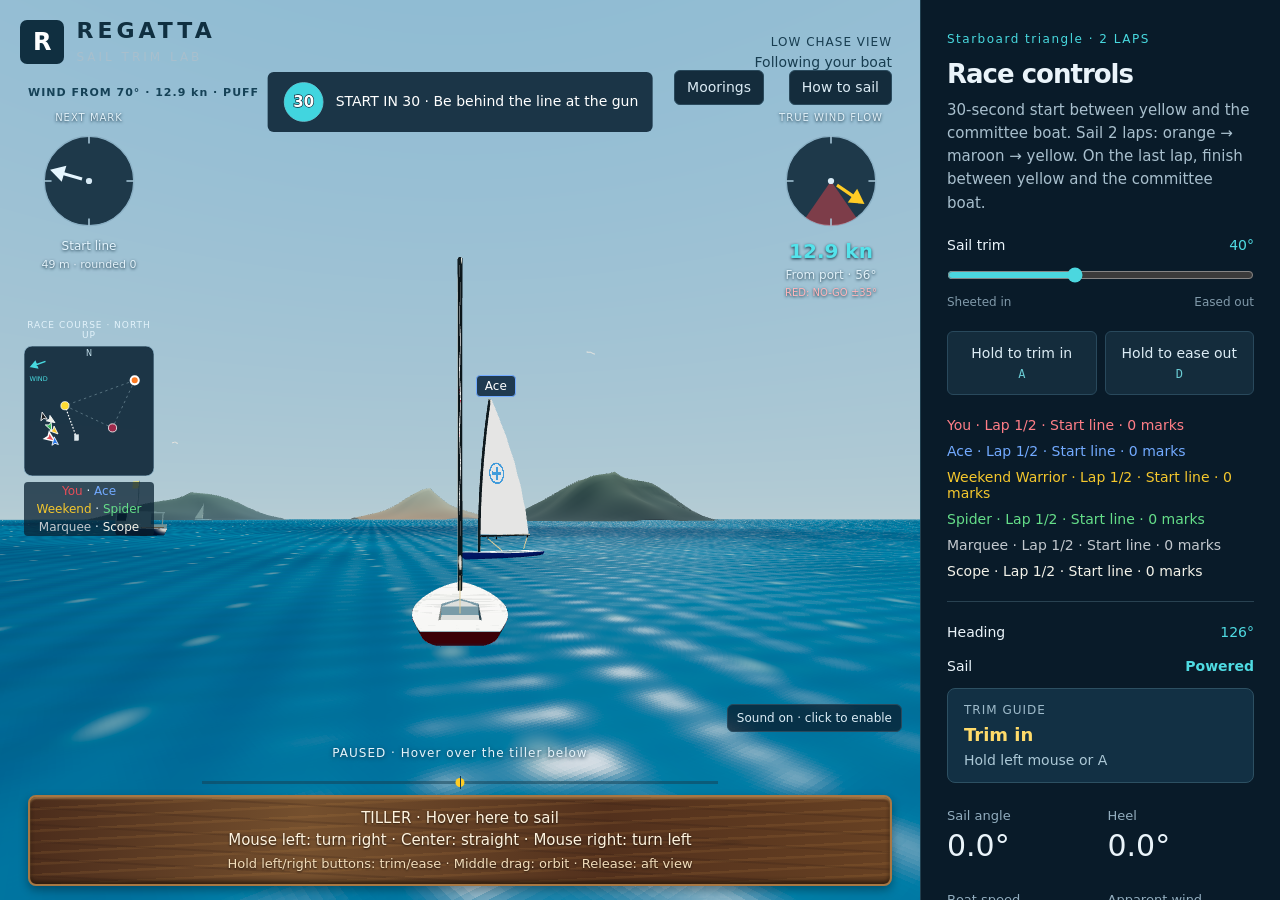
<file: index.html>
<!doctype html><html lang="en"><head><meta charset="utf-8"><meta name="viewport" content="width=device-width,initial-scale=1"><title>Regatta · Sail Trim</title><meta name="description" content="Experiment with wind, mainsheet trim, and heel on a Laser dinghy."><link rel="icon" type="image/svg+xml" href="data:image/svg+xml,%3Csvg xmlns='http://www.w3.org/2000/svg' viewBox='0 0 32 32'%3E%3Crect width='32' height='32' rx='7' fill='%23092132'/%3E%3Cpath d='M16 4v20H6z' fill='%23fff'/%3E%3Cpath d='M5 25h23l-5 4H9z' fill='%2344d9e6'/%3E%3C/svg%3E"><link rel="stylesheet" href="style.css?v=50"><script type="importmap">{"imports":{"three":"./vendor/three.module.js"}}</script></head><body>
<main id="gameMain"><section id="scene" aria-label="Interactive 3D sailboat"><div class="brand"><span class="mark">R</span><div><h1>REGATTA</h1><p>SAIL TRIM LAB</p></div></div><div id="mooringControls" class="mooring-controls" hidden><h2>Back at the yacht club</h2><p>All six boats are on their moorings. Ready when you are.</p><div><button id="mooringResume" type="button" hidden>Return to race</button><button id="mooringStart" type="button">Start a new race</button><button id="mooringResults" type="button">Race results</button><button id="mooringMusic" type="button" aria-pressed="false">Music off</button></div></div><div id="loading" role="status">Loading your Laser…</div><button id="mainMoorings" class="moorings-button" type="button" disabled>Moorings</button><a class="help-link" href="help.html" target="_blank" rel="noopener" aria-label="How to sail (opens in a new tab)">How to sail</a><button id="settingsToggle" class="settings-toggle" aria-controls="settingsPanel" aria-expanded="false">Controls</button><div class="view-label">LOW CHASE VIEW <span>Following your boat</span></div><div class="scene-help" id="tillerPad" aria-label="Mouse-controlled tiller; hover here to sail">TILLER · Hover here to sail<br>Mouse left: turn right · Center: straight · Mouse right: turn left<br><span>Hold left/right buttons: trim/ease · Middle drag: orbit · Release: aft view</span></div><div id="mobileTrim" class="mobile-trim" role="group" aria-label="Sail trim: slide thumb up to trim in, down to ease out"><button id="mobileTrimIn" type="button">Trim in</button><div class="thumb-divider">SLIDE / HOLD</div><button id="mobileTrimOut" type="button">Ease out</button></div><button id="startSound" class="sound-toggle" aria-pressed="true">Sound on · click to enable</button><div id="raceBanner" class="race-banner"><svg id="countdownDial" viewBox="0 0 100 100" aria-label="Starting countdown"><circle cx="50" cy="50" r="44" fill="#142c3c" stroke="#7fc9d5" stroke-width="2"/><path id="countdownPie" fill="#41d5df"/><text id="countdownTime" x="50" y="61" text-anchor="middle" fill="white" stroke="#092132" stroke-width="3" paint-order="stroke" font-size="34" font-weight="700">30</text></svg><span id="raceStatus" role="status">START IN 30 · Be behind the line at the gun</span></div><div id="impactStatus" class="impact-status" role="status"></div><div class="run-state" id="runStatus">PAUSED · Hover over the tiller below</div><div class="tiller"><span>LEFT TILLER → RIGHT TURN</span><div class="tiller-track"><i id="tillerMarker"></i></div><span>RIGHT TILLER → LEFT TURN</span></div><div class="wind-dial mark-dial" aria-label="Direction to the next racing mark"><div class="dial-title">NEXT MARK</div><svg viewBox="0 0 100 100" role="img" aria-label="Target mark bearing"><circle cx="50" cy="50" r="43" fill="#092132d9" stroke="#8bb0c5" stroke-width="1.2"/><path d="M50 7v7 M50 86v7 M7 50h7 M86 50h7" stroke="#a7c7d9" stroke-width="1.5"/><circle cx="50" cy="50" r="3" fill="#d7eaf5"/><g id="markDialArrow" style="color:#ff7b22"><path d="M50 43V23" stroke="currentColor" stroke-width="3"/><path d="M50 11 L42 25 L58 25 Z" fill="currentColor"/></g></svg><div id="markDialLabel">Orange · Upwind</div><div id="markDistance">90 m · rounded 0</div></div><div class="wind-dial" aria-label="Airflow relative to the boat"><div class="dial-title">TRUE WIND FLOW</div><svg viewBox="0 0 100 100" role="img" aria-label="Airflow direction dial"><circle cx="50" cy="50" r="43" fill="#092132d9" stroke="#8bb0c5" stroke-width="1.2"/><path id="noGoSector" d="M50 50 L25.3 85.2 A43 43 0 0 0 74.7 85.2 Z" fill="#e4424a" fill-opacity=".48"/><path d="M50 7v7 M50 86v7 M7 50h7 M86 50h7" stroke="#a7c7d9" stroke-width="1.5"/><circle cx="50" cy="50" r="3" fill="#d7eaf5"/><g id="windDialArrow"><path d="M50 57v20" stroke="#ffcc25" stroke-width="3"/><path d="M50 89 L42 75 L58 75 Z" fill="#ffcc25"/></g></svg><div id="trueWindSpeed" class="true-wind-speed">12.0 kn</div><div id="windDialLabel">70° starboard</div><div id="noGoLabel">RED: NO-GO ±35°</div></div><div class="course-map"><div class="dial-title">RACE COURSE · NORTH UP</div><svg id="courseMap" viewBox="0 0 160 160" role="img" aria-label="Course map showing racing marks and six boats"></svg><div class="map-key"><span style="color:#e54e58">You</span> · <span style="color:#72aaff">Ace</span><br><span style="color:#f4c72d">Weekend</span> · <span style="color:#65de89">Spider</span><br><span style="color:#c2c8ce">Marquee</span> · <span style="color:#f3f2e9">Scope</span></div></div><div class="wind-tag" id="windTag">WIND FROM STARBOARD</div></section>
<aside id="settingsPanel"><button id="settingsClose" class="settings-close">Back to sailing</button><header><p class="eyebrow" id="lapTitle">LASER / 2-LAP RACE</p><h2>Race controls</h2><p id="lapCourseText">30-second start between yellow and the committee boat. Lap 1: orange → maroon → yellow. Lap 2: orange → maroon → finish line.</p></header><section class="controls"><div class="label"><label for="sheet">Sail trim</label><output id="sheetOut">40°</output></div><input id="sheet" type="range" min="5" max="90" step="0.1" value="40"><div class="scale"><span>Sheeted in</span><span>Eased out</span></div><div class="trim-buttons"><button id="in">Hold to trim in <kbd>A</kbd></button><button id="out">Hold to ease out <kbd>D</kbd></button></div></section>
<div class="fleet-score"><span id="playerScore">You · Lap 1/2 · Start line</span><span id="expertScore">Ace · 0 marks</span><span id="weekendScore">Weekend Warrior · 0 marks</span><span id="noviceScore">Spider · 0 marks</span><span id="marqueeScore">Marquee · 0 marks</span><span id="scopeScore">Scope · 0 marks</span></div><section class="instrument"><div class="heading-row">Heading <output id="headingOut">000°</output></div><div class="status"><span>Sail</span><strong id="status">Powered</strong></div><div id="shadowStatus" class="shadow-status"></div><div class="trim-guide" aria-live="polite"><span class="trim-guide-label">TRIM GUIDE</span><strong id="trimHint">Hold this trim</strong><span id="trimAction">Sail is set for speed</span></div><div class="readings"><div><span>Sail angle</span><strong id="angleOut">0°</strong></div><div><span>Heel</span><strong id="heelOut">0°</strong></div><div><span>Boat speed</span><strong id="speedOut">0.0 kn</strong></div><div><span>Apparent wind</span><strong class="compact" id="apparentOut">70° / 12 kn</strong></div></div><p id="telltaleOut">Paired telltales show airflow.</p></section><footer><button id="reset">Restart race</button></footer></aside></main><div id="raceSetup" class="results-overlay" role="dialog" aria-modal="true" aria-labelledby="setupTitle" hidden><section class="results-card"><h2 id="setupTitle">Start a new race</h2><form id="raceSetupForm"><label for="locationChoice">Location</label><select id="locationChoice"><option value="islands">Islands</option><option value="coastal">Coastal Town</option><option value="arctic">Arctic</option></select><label for="courseType">Course</label><select id="courseType"><option value="starboard">Starboard triangle</option><option value="port">Port triangle</option><option value="updown">Upwind/downwind</option><option value="long-starboard">Long starboard</option><option value="long-port">Long port</option><option value="long-updown">Long upwind/downwind</option></select><label for="timeOfDay">Time of day</label><select id="timeOfDay"><option value="morning">Morning</option><option value="midday">Midday</option><option value="golden">Golden hour</option><option value="dusk">Dusk</option><option value="night">Night</option></select><label for="lapCount">Number of laps</label><input id="lapCount" type="number" min="1" max="99" step="1" value="2" required><div class="setup-wind"><div class="label"><label for="strength">Wind speed</label><output id="strengthOut">12 kn</output></div><input id="strength" type="range" min="0" max="25" step="1" value="12"><div class="setup-wind-scale"><span>0</span><span>10</span><span>25 knots</span></div></div><button type="submit" id="raceStart">Start</button><button type="button" id="raceSetupCancel">Cancel</button></form></section></div><div id="raceResults" class="results-overlay" role="dialog" aria-modal="true" aria-labelledby="resultsTitle" hidden><section class="results-card"><p class="eyebrow">REGATTA</p><h2 id="resultsTitle">Race results</h2><table><thead><tr><th>Place</th><th>Boat</th><th>Time</th><th>Status</th></tr></thead><tbody><tr><td id="resultPlace0"></td><th scope="row" id="resultName0"></th><td id="resultTime0"></td><td id="resultState0"></td></tr><tr><td id="resultPlace1"></td><th scope="row" id="resultName1"></th><td id="resultTime1"></td><td id="resultState1"></td></tr><tr><td id="resultPlace2"></td><th scope="row" id="resultName2"></th><td id="resultTime2"></td><td id="resultState2"></td></tr><tr><td id="resultPlace3"></td><th scope="row" id="resultName3"></th><td id="resultTime3"></td><td id="resultState3"></td></tr><tr><td id="resultPlace4"></td><th scope="row" id="resultName4"></th><td id="resultTime4"></td><td id="resultState4"></td></tr><tr><td id="resultPlace5"></td><th scope="row" id="resultName5"></th><td id="resultTime5"></td><td id="resultState5"></td></tr></tbody></table><section class="history-section"><h3>Race history</h3><p id="historySummary">0 races · saved in this browser</p><table class="history-table"><thead><tr><th>Boat</th><th>1st</th><th>2nd</th><th>3rd</th><th>4th</th><th>5th</th><th>6th</th></tr></thead><tbody><tr><th scope="row">You</th><td id="history00">0</td><td id="history01">0</td><td id="history02">0</td><td id="history03">0</td><td id="history04">0</td><td id="history05">0</td></tr><tr><th scope="row">Ace</th><td id="history10">0</td><td id="history11">0</td><td id="history12">0</td><td id="history13">0</td><td id="history14">0</td><td id="history15">0</td></tr><tr><th scope="row">Weekend Warrior</th><td id="history20">0</td><td id="history21">0</td><td id="history22">0</td><td id="history23">0</td><td id="history24">0</td><td id="history25">0</td></tr><tr><th scope="row">Spider</th><td id="history30">0</td><td id="history31">0</td><td id="history32">0</td><td id="history33">0</td><td id="history34">0</td><td id="history35">0</td></tr><tr><th scope="row">Marquee</th><td id="history40">0</td><td id="history41">0</td><td id="history42">0</td><td id="history43">0</td><td id="history44">0</td><td id="history45">0</td></tr><tr><th scope="row">Scope</th><td id="history50">0</td><td id="history51">0</td><td id="history52">0</td><td id="history53">0</td><td id="history54">0</td><td id="history55">0</td></tr></tbody></table><button id="resetHistory" type="button">Reset history to zero</button></section><p>Time runs from the starting signal. Racing ends when fifth place finishes.</p><button id="resultsRestart">Race again</button><button id="resultsClose" type="button">Back to moorings</button></section></div><script type="module" src="app.js?v=50"></script></body></html>
</file>
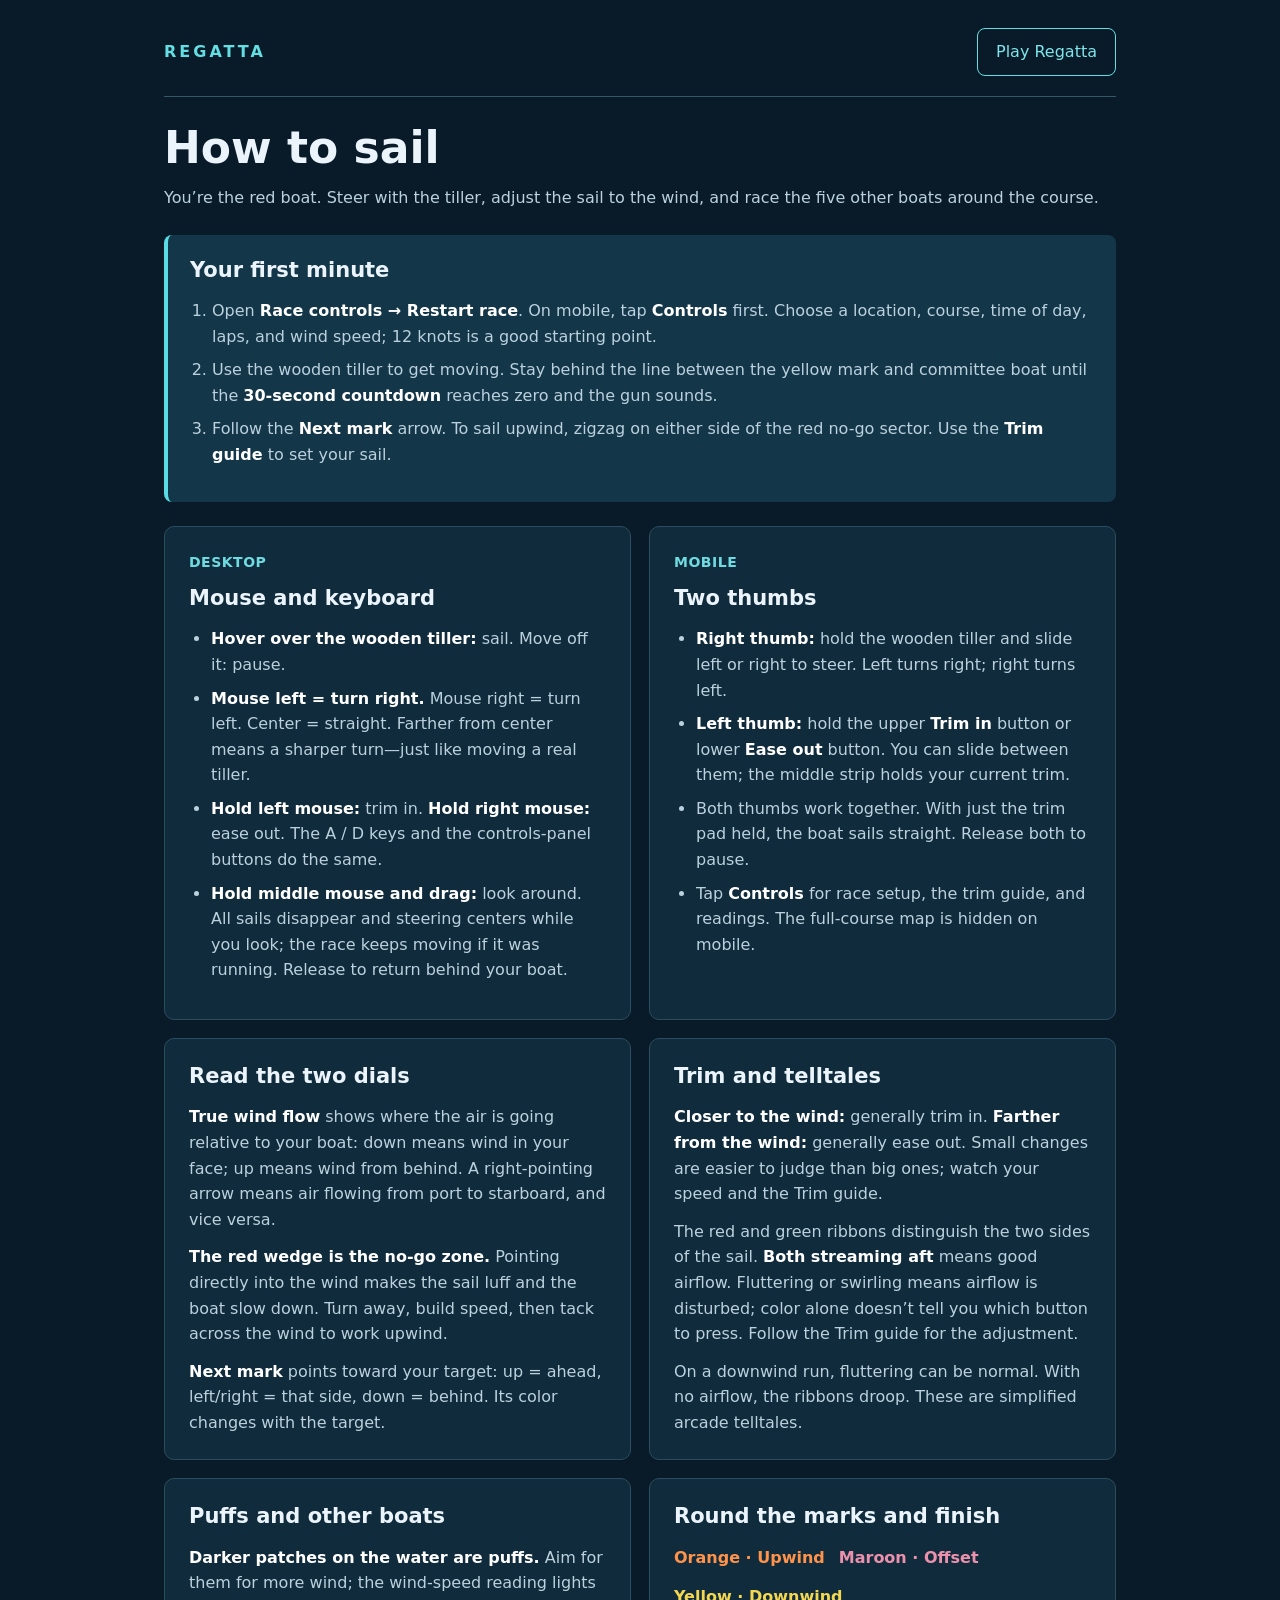
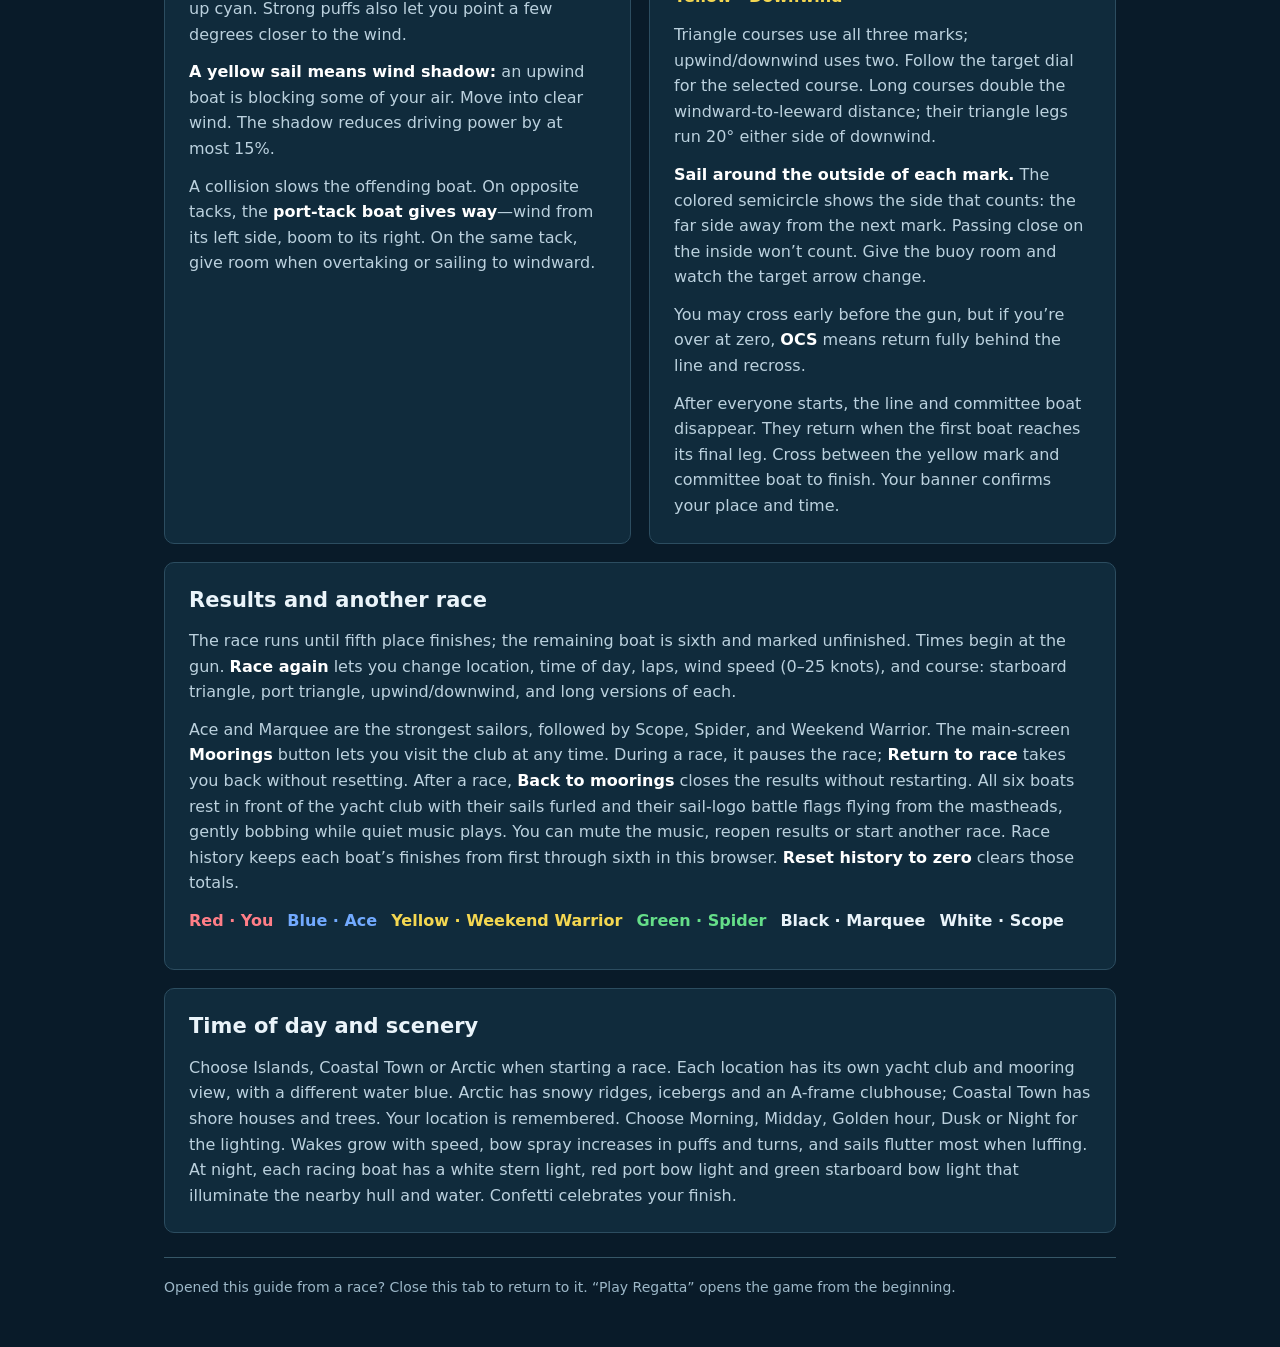
<file: help.html>
<!doctype html>
<html lang="en">
<head>
<meta charset="utf-8"><meta name="viewport" content="width=device-width,initial-scale=1">
<title>How to sail · Regatta</title>
<meta name="description" content="A quick guide to Regatta: steering, trimming, reading the wind and telltales, and racing around the marks.">
<style>
:root{font-family:Segoe UI,system-ui,sans-serif;color:#eaf4fa;background:#091b29;color-scheme:dark}*{box-sizing:border-box}body{margin:0;line-height:1.6}main{max-width:1000px;margin:auto;padding:28px 24px 48px}header{display:flex;align-items:center;justify-content:space-between;gap:20px;border-bottom:1px solid #365767;padding-bottom:20px}header strong{letter-spacing:3px;color:#63dfe4}a{color:#7ee6eb}a:focus-visible{outline:2px solid #7ee6eb;outline-offset:5px}.play{padding:10px 18px;border:1px solid #63dfe4;border-radius:8px;text-decoration:none;white-space:nowrap}h1{font-size:clamp(30px,5vw,44px);line-height:1.15;margin:26px 0 12px}h2{font-size:21px;line-height:1.3;margin:0 0 14px}p{margin:0 0 12px;color:#bbd1de}strong{color:#fff}ol,ul{padding-left:22px;margin:12px 0}li{margin:8px 0;color:#bbd1de}.quick{background:#133648;border-left:4px solid #59dce3;border-radius:8px;padding:22px;margin:24px 0}.guide{display:grid;grid-template-columns:1fr 1fr;gap:18px}.card{background:#102b3c;border:1px solid #2c4d60;padding:24px;border-radius:10px}.card p:last-child{margin-bottom:0}.wide{grid-column:1/-1}.label{font-size:14px;color:#6fdbe1;font-weight:700;letter-spacing:.5px}.chips{display:flex;gap:14px;flex-wrap:wrap;margin:12px 0}.chips span{font-weight:700}.orange{color:#ff934a}.maroon{color:#ec91ad}.yellow{color:#f4d751}.red{color:#ff7e87}.blue{color:#72aaff}.green{color:#65de89}.note{font-size:14px;margin-top:22px}footer{margin-top:24px;border-top:1px solid #365767;padding-top:18px;color:#9db8c8;font-size:14px}@media(max-width:650px){main{padding:18px 16px 32px}.guide{grid-template-columns:1fr}.card{padding:20px}.quick{padding:18px}header{gap:12px}.play{padding:9px 12px}}
</style>
</head>
<body><main>
<header><strong>REGATTA</strong><a class="play" href="./index.html">Play Regatta</a></header>
<h1>How to sail</h1><p>You’re the red boat. Steer with the tiller, adjust the sail to the wind, and race the five other boats around the course.</p>
<section class="quick"><h2>Your first minute</h2><ol><li>Open <strong>Race controls → Restart race</strong>. On mobile, tap <strong>Controls</strong> first. Choose a location, course, time of day, laps, and wind speed; 12 knots is a good starting point.</li><li>Use the wooden tiller to get moving. Stay behind the line between the yellow mark and committee boat until the <strong>30-second countdown</strong> reaches zero and the gun sounds.</li><li>Follow the <strong>Next mark</strong> arrow. To sail upwind, zigzag on either side of the red no-go sector. Use the <strong>Trim guide</strong> to set your sail.</li></ol></section>
<div class="guide">
<section class="card"><p class="label">DESKTOP</p><h2>Mouse and keyboard</h2><ul><li><strong>Hover over the wooden tiller:</strong> sail. Move off it: pause.</li><li><strong>Mouse left = turn right.</strong> Mouse right = turn left. Center = straight. Farther from center means a sharper turn—just like moving a real tiller.</li><li><strong>Hold left mouse:</strong> trim in. <strong>Hold right mouse:</strong> ease out. The A / D keys and the controls-panel buttons do the same.</li><li><strong>Hold middle mouse and drag:</strong> look around. All sails disappear and steering centers while you look; the race keeps moving if it was running. Release to return behind your boat.</li></ul></section>
<section class="card"><p class="label">MOBILE</p><h2>Two thumbs</h2><ul><li><strong>Right thumb:</strong> hold the wooden tiller and slide left or right to steer. Left turns right; right turns left.</li><li><strong>Left thumb:</strong> hold the upper <strong>Trim in</strong> button or lower <strong>Ease out</strong> button. You can slide between them; the middle strip holds your current trim.</li><li>Both thumbs work together. With just the trim pad held, the boat sails straight. Release both to pause.</li><li>Tap <strong>Controls</strong> for race setup, the trim guide, and readings. The full-course map is hidden on mobile.</li></ul></section>
<section class="card"><h2>Read the two dials</h2><p><strong>True wind flow</strong> shows where the air is going relative to your boat: down means wind in your face; up means wind from behind. A right-pointing arrow means air flowing from port to starboard, and vice versa.</p><p><strong>The red wedge is the no-go zone.</strong> Pointing directly into the wind makes the sail luff and the boat slow down. Turn away, build speed, then tack across the wind to work upwind.</p><p><strong>Next mark</strong> points toward your target: up = ahead, left/right = that side, down = behind. Its color changes with the target.</p></section>
<section class="card"><h2>Trim and telltales</h2><p><strong>Closer to the wind:</strong> generally trim in. <strong>Farther from the wind:</strong> generally ease out. Small changes are easier to judge than big ones; watch your speed and the Trim guide.</p><p>The red and green ribbons distinguish the two sides of the sail. <strong>Both streaming aft</strong> means good airflow. Fluttering or swirling means airflow is disturbed; color alone doesn’t tell you which button to press. Follow the Trim guide for the adjustment.</p><p>On a downwind run, fluttering can be normal. With no airflow, the ribbons droop. These are simplified arcade telltales.</p></section>
<section class="card"><h2>Puffs and other boats</h2><p><strong>Darker patches on the water are puffs.</strong> Aim for them for more wind; the wind-speed reading lights up cyan. Strong puffs also let you point a few degrees closer to the wind.</p><p><strong>A yellow sail means wind shadow:</strong> an upwind boat is blocking some of your air. Move into clear wind. The shadow reduces driving power by at most 15%.</p><p>A collision slows the offending boat. On opposite tacks, the <strong>port-tack boat gives way</strong>—wind from its left side, boom to its right. On the same tack, give room when overtaking or sailing to windward.</p></section>
<section class="card"><h2>Round the marks and finish</h2><div class="chips"><span class="orange">Orange · Upwind</span><span class="maroon">Maroon · Offset</span><span class="yellow">Yellow · Downwind</span></div><p>Triangle courses use all three marks; upwind/downwind uses two. Follow the target dial for the selected course. Long courses double the windward-to-leeward distance; their triangle legs run 20° either side of downwind.</p><p><strong>Sail around the outside of each mark.</strong> The colored semicircle shows the side that counts: the far side away from the next mark. Passing close on the inside won’t count. Give the buoy room and watch the target arrow change.</p><p>You may cross early before the gun, but if you’re over at zero, <strong>OCS</strong> means return fully behind the line and recross.</p><p>After everyone starts, the line and committee boat disappear. They return when the first boat reaches its final leg. Cross between the yellow mark and committee boat to finish. Your banner confirms your place and time.</p></section>
<section class="card wide"><h2>Results and another race</h2><p>The race runs until fifth place finishes; the remaining boat is sixth and marked unfinished. Times begin at the gun. <strong>Race again</strong> lets you change location, time of day, laps, wind speed (0–25 knots), and course: starboard triangle, port triangle, upwind/downwind, and long versions of each.</p><p>Ace and Marquee are the strongest sailors, followed by Scope, Spider, and Weekend Warrior. The main-screen <strong>Moorings</strong> button lets you visit the club at any time. During a race, it pauses the race; <strong>Return to race</strong> takes you back without resetting. After a race, <strong>Back to moorings</strong> closes the results without restarting. All six boats rest in front of the yacht club with their sails furled and their sail-logo battle flags flying from the mastheads, gently bobbing while quiet music plays. You can mute the music, reopen results or start another race. Race history keeps each boat’s finishes from first through sixth in this browser. <strong>Reset history to zero</strong> clears those totals.</p><div class="chips"><span class="red">Red · You</span><span class="blue">Blue · Ace</span><span class="yellow">Yellow · Weekend Warrior</span><span class="green">Green · Spider</span><span>Black · Marquee</span><span>White · Scope</span></div></section>
</div>
<section class="card" style="margin-top:18px"><h2>Time of day and scenery</h2><p class="visual-help">Choose Islands, Coastal Town or Arctic when starting a race. Each location has its own yacht club and mooring view, with a different water blue. Arctic has snowy ridges, icebergs and an A-frame clubhouse; Coastal Town has shore houses and trees. Your location is remembered. Choose Morning, Midday, Golden hour, Dusk or Night for the lighting. Wakes grow with speed, bow spray increases in puffs and turns, and sails flutter most when luffing. At night, each racing boat has a white stern light, red port bow light and green starboard bow light that illuminate the nearby hull and water. Confetti celebrates your finish.</p></section><footer>Opened this guide from a race? Close this tab to return to it. “Play Regatta” opens the game from the beginning.</footer>
</main></body></html>
</file>
<file: style.css>
:root{font-family:Inter,Segoe UI,system-ui,sans-serif;color:#eaf4fa;background:#091b29;font-size:16px;color-scheme:dark}*{box-sizing:border-box}body{margin:0}main{display:grid;grid-template-columns:minmax(0,1fr) 360px;min-height:100dvh}#scene{position:relative;min-height:650px;overflow:hidden;background:#97bdcd}canvas{display:block;width:100%;height:100%;touch-action:none}.brand{position:absolute;z-index:2;top:28px;left:30px;display:flex;align-items:center;gap:12px;color:#102f40;pointer-events:none}.mark{background:#102f40;color:white;border-radius:7px;padding:8px 13px;font-weight:800;font-size:24px}h1{font-size:22px;letter-spacing:4px;margin:0}.brand p{font-size:12px;letter-spacing:3px;margin:5px 0 0}.view-label{position:absolute;top:35px;right:28px;color:#183d50;font-size:12px;letter-spacing:1px;text-align:right;pointer-events:none}.view-label span{display:block;letter-spacing:0;font-size:14px;margin-top:5px}.scene-help{position:absolute;bottom:26px;left:28px;right:28px;text-align:center;background:#092132e8;color:white;padding:14px;border-radius:8px;font-size:15px;line-height:1.65;pointer-events:none}.scene-help span{font-size:13px;color:#a6c7d6}.wind-tag{position:absolute;left:28px;top:108px;color:#164257;font-size:12px;letter-spacing:1px;font-weight:700;pointer-events:none}#loading{position:absolute;top:48%;width:100%;text-align:center;color:#143847;font-weight:600;z-index:3}aside{padding:30px 26px;background:#091b29;border-left:1px solid #204050;display:flex;flex-direction:column;gap:28px}h2{font-size:30px;letter-spacing:-1px;margin:10px 0}p{line-height:1.55;margin:0;color:#a8bfcd}.eyebrow{color:#48d9df;font-size:12px;letter-spacing:1.5px}header>p:last-child{font-size:15px}.label{display:flex;justify-content:space-between;gap:8px;margin:0 0 12px;font-size:14px}output{color:#4fdbe2;font-variant-numeric:tabular-nums}input[type=range]{width:100%;accent-color:#4bd7df;cursor:pointer;margin:0;height:20px}.scale{display:flex;justify-content:space-between;color:#819aaa;font-size:12px;margin:6px 0 22px}.presets{display:flex;gap:5px;margin:0 0 28px}button{border:1px solid #29495c;border-radius:6px;background:#142c3c;color:#dcecf5;font:inherit;font-size:14px;padding:10px 12px;cursor:pointer;touch-action:none}button:hover{background:#214657}button:focus-visible,input:focus-visible{outline:2px solid #55dbe4;outline-offset:4px}.presets button{font-size:12px;flex:1;padding:8px 4px}.controls>.label:not(:first-child){margin-top:24px}.trim-buttons{display:grid;grid-template-columns:1fr 1fr;gap:8px}.trim-buttons button{padding:13px 8px;font-size:14px}.trim-buttons button.active{background:#1f626d;border-color:#4bd7df}kbd{display:block;font-size:12px;margin-top:6px;color:#6acbd3}.instrument{border-top:1px solid #294251;padding-top:22px}.status{display:flex;align-items:center;justify-content:space-between;font-size:14px}#status{color:#4fdbe2;font-weight:600}#loadOut{color:#a2bccb;font-size:12px}.load-track{height:5px;background:#1e3b4e;border-radius:10px;margin:14px 0 23px;overflow:hidden}#loadBar{height:100%;background:#46d5dd;width:0;transition:width .15s}.readings{display:grid;grid-template-columns:1fr 1fr;gap:20px}.readings span{font-size:13px;color:#92adbe}.readings strong{font-weight:400;display:block;font-size:38px;margin:6px 0 15px;font-variant-numeric:tabular-nums}.instrument p{font-size:14px;min-height:44px}footer{margin-top:auto}footer button{width:100%;background:transparent}footer p{font-size:12px;margin-top:15px;color:#7994a5}@media(max-width:850px){main{grid-template-columns:minmax(0,1fr) 310px}aside{padding:25px 20px}.view-label{display:none}}@media(max-width:740px){main{display:block}#scene{height:65dvh;min-height:440px}aside{border-left:0;padding:24px;gap:24px}.brand{top:20px;left:20px}.wind-tag{left:20px;top:94px}.scene-help{left:12px;right:12px;bottom:12px;font-size:13px}header h2{font-size:26px}.readings strong{font-size:32px}}

.readings strong.compact{font-size:20px;line-height:1.6;white-space:nowrap}

.heading-row{display:flex;justify-content:space-between;margin-bottom:18px;font-size:14px}.tiller{position:absolute;bottom:114px;left:22%;right:22%;font-size:10px;color:#0c3347;display:flex;justify-content:space-between;gap:12px;pointer-events:none}.tiller>span{display:none}.tiller-track{position:relative;height:3px;background:#173f5080;width:100%}.tiller-track:after{content:'';position:absolute;left:50%;height:13px;top:-5px;width:1px;background:#12364b}#tillerMarker{position:absolute;left:50%;width:9px;height:9px;top:-3px;border-radius:50%;background:#ffcc25;transform:translateX(-50%)}#telltaleOut{color:#48d9df;margin-bottom:12px;font-size:13px}.view-label span span{font-size:12px}@media(max-width:740px){.tiller{bottom:94px;left:18%;right:18%}}

.run-state{position:absolute;bottom:145px;left:0;right:0;text-align:center;color:#e7f5fc;font-size:12px;letter-spacing:1px;pointer-events:none;text-shadow:0 1px 4px #12364b}@media(max-width:740px){.run-state{bottom:118px;font-size:11px}}

.wind-dial{position:absolute;top:145px;right:24px;width:130px;text-align:center;pointer-events:none;color:#e2f2fa;text-shadow:0 1px 3px #102f40}.wind-dial svg{width:104px;height:104px;display:block;margin:6px auto}.dial-title{font-size:10px;letter-spacing:1px}#windDialLabel{font-size:12px}.wind-tag{font-size:11px}@media(max-width:740px){.wind-dial{top:112px;right:12px;width:106px}.wind-dial svg{width:86px;height:86px}.dial-title{font-size:9px}}

.mark-dial{left:24px;right:auto}#markDialLabel{font-size:12px}#markDistance{font-size:11px;margin-top:5px;color:#e3f2fa}@media(max-width:740px){.mark-dial{left:12px;right:auto}}

.trim-hint{color:#ffdb6a;font-size:14px;margin-top:12px;min-height:20px}#noGoLabel{font-size:10px;margin-top:5px;color:#ffb6bb}

.racer-tag{position:absolute;transform:translate(-50%,-100%);font-size:12px;background:#0b263ddd;border:1px solid #2879ed;border-radius:4px;color:#fff;padding:3px 8px;pointer-events:none;white-space:nowrap}.fleet-score{display:flex;justify-content:space-between;gap:10px;font-size:12px}.fleet-score span:first-child{color:#72aaff}.fleet-score span:last-child{color:#9cdeff}.impact-status{position:absolute;top:70%;left:0;right:0;text-align:center;color:#ffda60;font-size:18px;font-weight:700;text-shadow:0 1px 4px #0b263d;pointer-events:none}

#tillerPad{pointer-events:auto;cursor:ew-resize;touch-action:none;user-select:none;border:1px solid #6d97af;z-index:5}#tillerPad.active{border-color:#55dbe4;background:#0c3549f5}.fleet-score span:last-child{color:#6ddd91}.run-state{bottom:165px}.tiller{bottom:135px}@media(max-width:740px){.run-state{bottom:145px}.tiller{bottom:122px}}

.shadow-status{font-size:12px;color:#ffe44d;margin-top:10px;min-height:0}.shadow-status:empty{display:none}.impact-status{font-size:14px;padding:0 18px}

.course-map{position:absolute;top:145px;left:50%;transform:translateX(-50%);width:160px;text-align:center;color:#e2f2fa;pointer-events:none}.course-map svg{width:160px;height:160px;display:block;margin:6px auto}.map-key{font-size:12px;line-height:1.5;background:#092132bf;border-radius:4px}.fleet-score{flex-wrap:wrap;font-size:12px}.fleet-score #weekendScore{color:#f4c72d}.fleet-score #noviceScore{color:#65de89}@media(max-width:1050px){.course-map{width:126px}.course-map svg{width:126px;height:126px}.course-map .dial-title{font-size:9px}}@media(max-width:740px){.course-map{top:112px;width:112px}.course-map svg{width:112px;height:112px}.map-key{font-size:10px}}

.course-map{top:350px;left:24px;transform:none;width:130px}.course-map svg{width:130px;height:130px}.course-map .dial-title{font-size:9px}@media(max-width:740px){.course-map{top:270px;left:12px;width:106px}.course-map svg{width:106px;height:106px}.map-key{display:none}}

.landmark-tag{font-size:10px;letter-spacing:.5px;background:#092132a6;border-color:#a8c6c9;color:#d6edf3}

@media(max-width:740px){#scene{min-height:560px}}

.true-wind-speed{font-size:20px;font-weight:700;font-variant-numeric:tabular-nums;color:#e2f2fa;line-height:1.25;margin:4px 0}.true-wind-speed.in-puff{color:#55e3eb}@media(max-width:740px){.true-wind-speed{font-size:18px}}

.race-banner{position:absolute;top:76px;left:50%;transform:translateX(-50%);padding:8px 14px;border-radius:6px;background:#092132dd;color:#fff;font-size:14px;text-align:center;pointer-events:none;max-width:70%}.fleet-score{display:grid;grid-template-columns:1fr;gap:10px;font-size:14px}.fleet-score #playerScore{color:#ff7e87}.fleet-score #expertScore{color:#72aaff}@media(max-width:740px){.race-banner{top:58px;left:auto;right:12px;transform:none;max-width:54%;font-size:12px}}

.results-overlay[hidden]{display:none}.results-overlay{position:fixed;inset:0;z-index:100;display:grid;place-items:center;padding:16px;background:#03111bcc;backdrop-filter:blur(7px)}.results-card{width:min(640px,100%);max-height:90vh;overflow:auto;padding:28px;border:1px solid #659cb2;border-radius:18px;background:#092132;box-shadow:0 20px 80px #0008;color:#e5f4fa}.results-card h2{font-size:32px;margin:0 0 20px}.results-card table{width:100%;border-collapse:collapse;font-size:16px;text-align:left}.results-card th,.results-card td{padding:12px 8px;border-bottom:1px solid #365767}.results-card thead{color:#9bbdce;font-size:14px}.results-card td:nth-child(3){font-variant-numeric:tabular-nums;white-space:nowrap;color:#55e3eb}.results-card p{font-size:14px;line-height:1.5;color:#acc8d6}.results-card button{width:100%;padding:14px;font-size:16px;margin-top:12px;background:#28b5c3;color:#031922}.results-card tbody tr:first-child{background:#ffd34c18}@media(max-width:540px){.results-card{padding:16px}.results-card th,.results-card td{padding:10px 4px;font-size:14px}}

/* The game surface fills the available viewport; only the controls panel scrolls. */
html,body{width:100%;height:100%;overflow:hidden}main{height:100dvh;min-height:0;grid-template-rows:minmax(0,1fr)}#scene{height:100%;min-height:0;min-width:0}aside{height:100%;min-height:0;overflow-y:auto;overscroll-behavior:contain}.settings-toggle,.settings-close{display:none}#scene>.brand{top:18px;left:20px}#scene>.wind-tag{top:86px}#scene>.race-banner{top:72px}#scene>.wind-dial{top:112px}#scene>.course-map{top:320px}#scene>.scene-help{bottom:14px;padding:10px;line-height:1.5}#scene>.tiller{bottom:116px}#scene>.run-state{bottom:140px}
@media(max-width:740px){main{display:grid;grid-template-columns:minmax(0,1fr)}#scene{height:100%;min-height:0}aside{display:none;position:fixed;top:0;right:0;bottom:0;width:min(360px,94vw);z-index:25;box-shadow:-12px 0 40px #0008}aside.is-open{display:flex}.settings-toggle{display:block;position:absolute;top:14px;right:12px;z-index:6;padding:8px 12px}.settings-close{display:block}#scene>.race-banner{top:68px;right:12px;left:auto;max-width:65%}#scene>.wind-tag{display:none}#scene>.course-map{top:290px}#scene>.brand{top:14px;left:12px}}
@media(max-height:650px){#scene>.brand p{display:none}#scene>.brand{top:10px}#scene>.race-banner{top:12px;max-width:52%}#scene>.wind-tag,#scene>.view-label{display:none}#scene>.wind-dial{top:68px;width:106px}#scene>.wind-dial svg{width:78px;height:78px}#scene>.course-map{top:250px;width:106px}#scene>.course-map svg{width:96px;height:96px}#scene>.scene-help{bottom:8px;padding:8px;font-size:14px}#scene>.scene-help span{font-size:12px}#scene>.tiller{bottom:101px}#scene>.run-state{bottom:118px}}
@media(max-height:500px){#scene>.race-banner{top:54px}#scene>.wind-dial{top:90px;width:94px}#scene>.wind-dial svg{width:62px;height:62px}#scene>.course-map{top:auto;bottom:110px;left:12px;width:86px}#scene>.course-map svg{width:86px;height:86px}#scene>.course-map .map-key{display:none}#scene>.mark-dial{left:112px}#scene>.wind-dial:not(.mark-dial){right:12px}#scene>.run-state{bottom:100px}#scene>.tiller{bottom:89px}#scene>.scene-help{font-size:12px}#scene>.scene-help span{display:none}}

#scene>.race-banner.player-finished{background:#fff0af;color:#142c3c;border:2px solid #ffcc25;font-weight:800;box-shadow:0 0 22px #ffce5355;font-size:16px;z-index:6}

#scene>.race-banner.early-start{background:#a32b36;color:#fff;border:2px solid #ff9399;font-weight:800;z-index:6}

.sound-toggle{position:absolute;bottom:168px;right:18px;z-index:6;font-size:12px;padding:6px 9px;background:#092132cc}@media(max-height:650px){.sound-toggle{bottom:140px}}@media(max-height:500px){.sound-toggle{bottom:104px;right:8px}}

#raceSetup{z-index:110}#lapCount{display:block;width:100%;margin:14px 0;padding:14px;font:inherit;font-size:24px;color:#e5f4fa;background:#132f41;border:1px solid #659cb2;border-radius:6px}#raceSetupCancel{background:#142c3c;color:#dcecf5}

.race-banner{display:flex;align-items:center;justify-content:center;gap:10px}#countdownDial{width:44px;height:44px;flex:0 0 44px}#raceStatus{line-height:1.4}@media(max-height:500px){#countdownDial{width:34px;height:34px;flex-basis:34px}.race-banner{padding:4px 8px}}

aside{gap:22px}aside header h2{font-size:26px}.instrument .status{margin-bottom:14px}.trim-guide{padding:14px 16px;background:#123044;border:1px solid #2d5062;border-radius:8px;display:grid;gap:7px;margin:14px 0 22px}.trim-guide-label{font-size:12px;letter-spacing:1px;color:#9ebaca}#trimHint{font-size:18px;color:#eff7fb}#trimHint[data-trim=good]{color:#69dbc3}#trimHint[data-trim=adjust]{color:#ffdb6a}#trimAction{font-size:14px;color:#acc8d6}.instrument #telltaleOut{min-height:0;margin:6px 0 0;font-size:14px}.setup-wind{margin-top:24px}.setup-wind-scale{display:flex;justify-content:space-between;font-size:14px;color:#acc8d6;margin:8px 0 12px}.setup-wind output{font-size:18px}.readings{gap:14px}.readings strong{font-size:30px;margin:4px 0 12px}

.setup-wind-scale{position:relative}.setup-wind-scale span:nth-child(2){position:absolute;left:40%;transform:translateX(-50%)}

#courseType{display:block;width:100%;padding:12px;margin:12px 0 22px;font:inherit;color:#e5f4fa;background:#132f41;border:1px solid #659cb2;border-radius:6px}

#tillerPad{--tiller-wood:repeating-linear-gradient(3deg,transparent 0 7px,#2f1b1433 8px 9px,transparent 10px 17px),repeating-linear-gradient(177deg,#c48b4722 0 2px,transparent 3px 11px),radial-gradient(ellipse at 73% 52%,#301b1722 0 3%,transparent 4% 7%,#29191522 8% 9%,transparent 10% 18%),linear-gradient(90deg,#4b2c1b,#75502e 32%,#52301c 67%,#674123);background:var(--tiller-wood);border:2px solid #a77743;color:#fff4df;box-shadow:inset 0 2px 2px #e4b77366,inset 0 -3px 4px #24170bcc,0 4px 10px #0005;text-shadow:0 1px 2px #21150d}#tillerPad span{color:#f3ddba}#tillerPad.active{background:var(--tiller-wood);border-color:#ffd182;box-shadow:inset 0 2px 2px #edc18d88,inset 0 -3px 4px #24170bcc,0 0 12px #f1b55366}

.history-section{margin:24px 0 18px;padding-top:18px;border-top:1px solid #365767}.history-section h3{font-size:20px;margin:0 0 8px}.history-table th:not(:first-child),.history-table td{text-align:center;font-variant-numeric:tabular-nums}.history-table tbody tr:first-child{background:transparent}.history-table tbody tr:nth-child(1) th{color:#ff7e87}.history-table tbody tr:nth-child(2) th{color:#72aaff}.history-table tbody tr:nth-child(3) th{color:#f4c72d}.history-table tbody tr:nth-child(4) th{color:#65de89}.results-card #resetHistory{background:#142c3c;color:#dcecf5;font-size:14px;padding:10px}.history-section #historySummary{margin-bottom:10px}

/* Touch-only trim pad; desktop controls keep their existing layout. */
.mobile-trim{display:none}
@media(max-width:740px),(pointer:coarse){
 #scene>.course-map{display:none}
 .mobile-trim{position:absolute;display:grid;grid-template-rows:1fr 20px 1fr;left:max(12px,env(safe-area-inset-left));bottom:150px;width:94px;height:152px;z-index:7;background:#092132e8;border:1px solid #6a9caf;border-radius:16px;overflow:hidden;touch-action:none;user-select:none;-webkit-user-select:none}
 .mobile-trim button{border:0;border-radius:0;background:transparent;font-size:16px;font-weight:700;padding:10px 6px;touch-action:none}
 .mobile-trim button.active{background:#216576;color:#fff;border:2px solid #5ae1e8}
 .thumb-divider{font-size:10px;letter-spacing:.5px;text-align:center;line-height:20px;color:#adced9;border-top:1px solid #34576a;border-bottom:1px solid #34576a;pointer-events:none}
 #tillerPad{font-size:0;min-height:64px;padding:12px 10px}
 #tillerPad::before{content:'TILLER · Hold and slide left / right';font-size:14px}
 #tillerPad span{display:none}
 #scene>.tiller{bottom:96px}#scene>.run-state{bottom:116px}
}
@media(max-height:500px) and (pointer:coarse){.mobile-trim{bottom:105px;height:120px;width:90px}#scene>.run-state{bottom:90px}#scene>.tiller{bottom:78px}#tillerPad{min-height:54px}}

.help-link{position:absolute;top:14px;right:108px;z-index:6;padding:8px 12px;border:1px solid #29495c;border-radius:6px;background:#142c3c;color:#dcecf5;font-size:14px;text-decoration:none;line-height:1.2}.help-link:hover{background:#214657}.help-link:focus-visible{outline:2px solid #55dbe4;outline-offset:4px}@media(min-width:741px){.help-link{right:28px;top:70px}}@media(max-height:650px) and (min-width:741px){.help-link{top:14px;right:18px}}

@media(max-width:740px){#scene>.brand .mark,#scene>.brand p{display:none}#scene>.brand h1{font-size:16px;letter-spacing:2px}#scene>.brand{top:24px}}

.fleet-score #marqueeScore{color:#c2c8ce}.fleet-score #scopeScore{color:#f3f2e9}.history-table tbody tr:nth-child(5) th{color:#c2c8ce}.history-table tbody tr:nth-child(6) th{color:#f3f2e9}.history-table{font-size:14px}.history-table th,.history-table td{padding:8px 5px}@media(max-width:480px){.history-table{font-size:12px}.history-table th,.history-table td{padding:7px 3px}.history-table th:first-child{max-width:96px}}

.finish-confetti{position:absolute;inset:0;pointer-events:none;overflow:hidden;z-index:12}.finish-confetti i{display:none;position:absolute;top:-20px;left:var(--x);width:8px;height:13px;border-radius:2px}.finish-confetti.celebrate i{display:block;animation:finish-fall 3.4s var(--delay) ease-in forwards}@keyframes finish-fall{0%{transform:translate(0,-20px) rotate(0);opacity:1}100%{transform:translate(var(--drift),110vh) rotate(800deg);opacity:0}}@media(prefers-reduced-motion:reduce){.finish-confetti.celebrate i{animation:none;display:none}}

#raceSetupForm>label{display:block;margin:18px 0 8px}#raceSetupForm>select{display:block;width:100%;padding:12px;font:inherit;color:#e5f4fa;background:#132f41;border:1px solid #659cb2;border-radius:6px}#raceSetupForm>#lapCount{margin:8px 0 14px}

.mooring-controls[hidden]{display:none}.mooring-controls{position:absolute;z-index:8;bottom:max(20px,env(safe-area-inset-bottom));left:50%;transform:translateX(-50%);width:min(590px,calc(100% - 28px));padding:18px;text-align:center;background:#092132e8;border:1px solid #659cb2;border-radius:14px}.mooring-controls h2{font-size:22px;margin:0 0 6px}.mooring-controls p{font-size:14px;color:#c2d9e5}.mooring-controls>div{display:flex;justify-content:center;gap:8px;flex-wrap:wrap;margin-top:14px}.mooring-controls button{font-size:14px;padding:10px 14px}.at-moorings{grid-template-columns:1fr}.at-moorings #settingsPanel,.at-moorings .view-label,.at-moorings .wind-dial,.at-moorings .course-map,.at-moorings .wind-tag,.at-moorings #tillerPad,.at-moorings .tiller,.at-moorings .run-state,.at-moorings .race-banner,.at-moorings .impact-status,.at-moorings .mobile-trim,.at-moorings .settings-toggle,.at-moorings .sound-toggle{display:none!important}#resultsClose{background:#142c3c;color:#dcecf5}

.moorings-button{position:absolute;top:70px;right:156px;z-index:6;padding:8px 12px;border:1px solid #29495c;border-radius:6px;background:#142c3c;color:#dcecf5;font-size:14px;line-height:1.2}.moorings-button:hover{background:#214657}.moorings-button:disabled{opacity:.5}.at-moorings .moorings-button{display:none}.mooring-controls button[hidden]{display:none}@media(max-width:740px){.moorings-button{top:54px;left:12px;right:auto}}@media(max-height:650px) and (min-width:741px){.moorings-button{top:14px;right:142px}}
</file>
